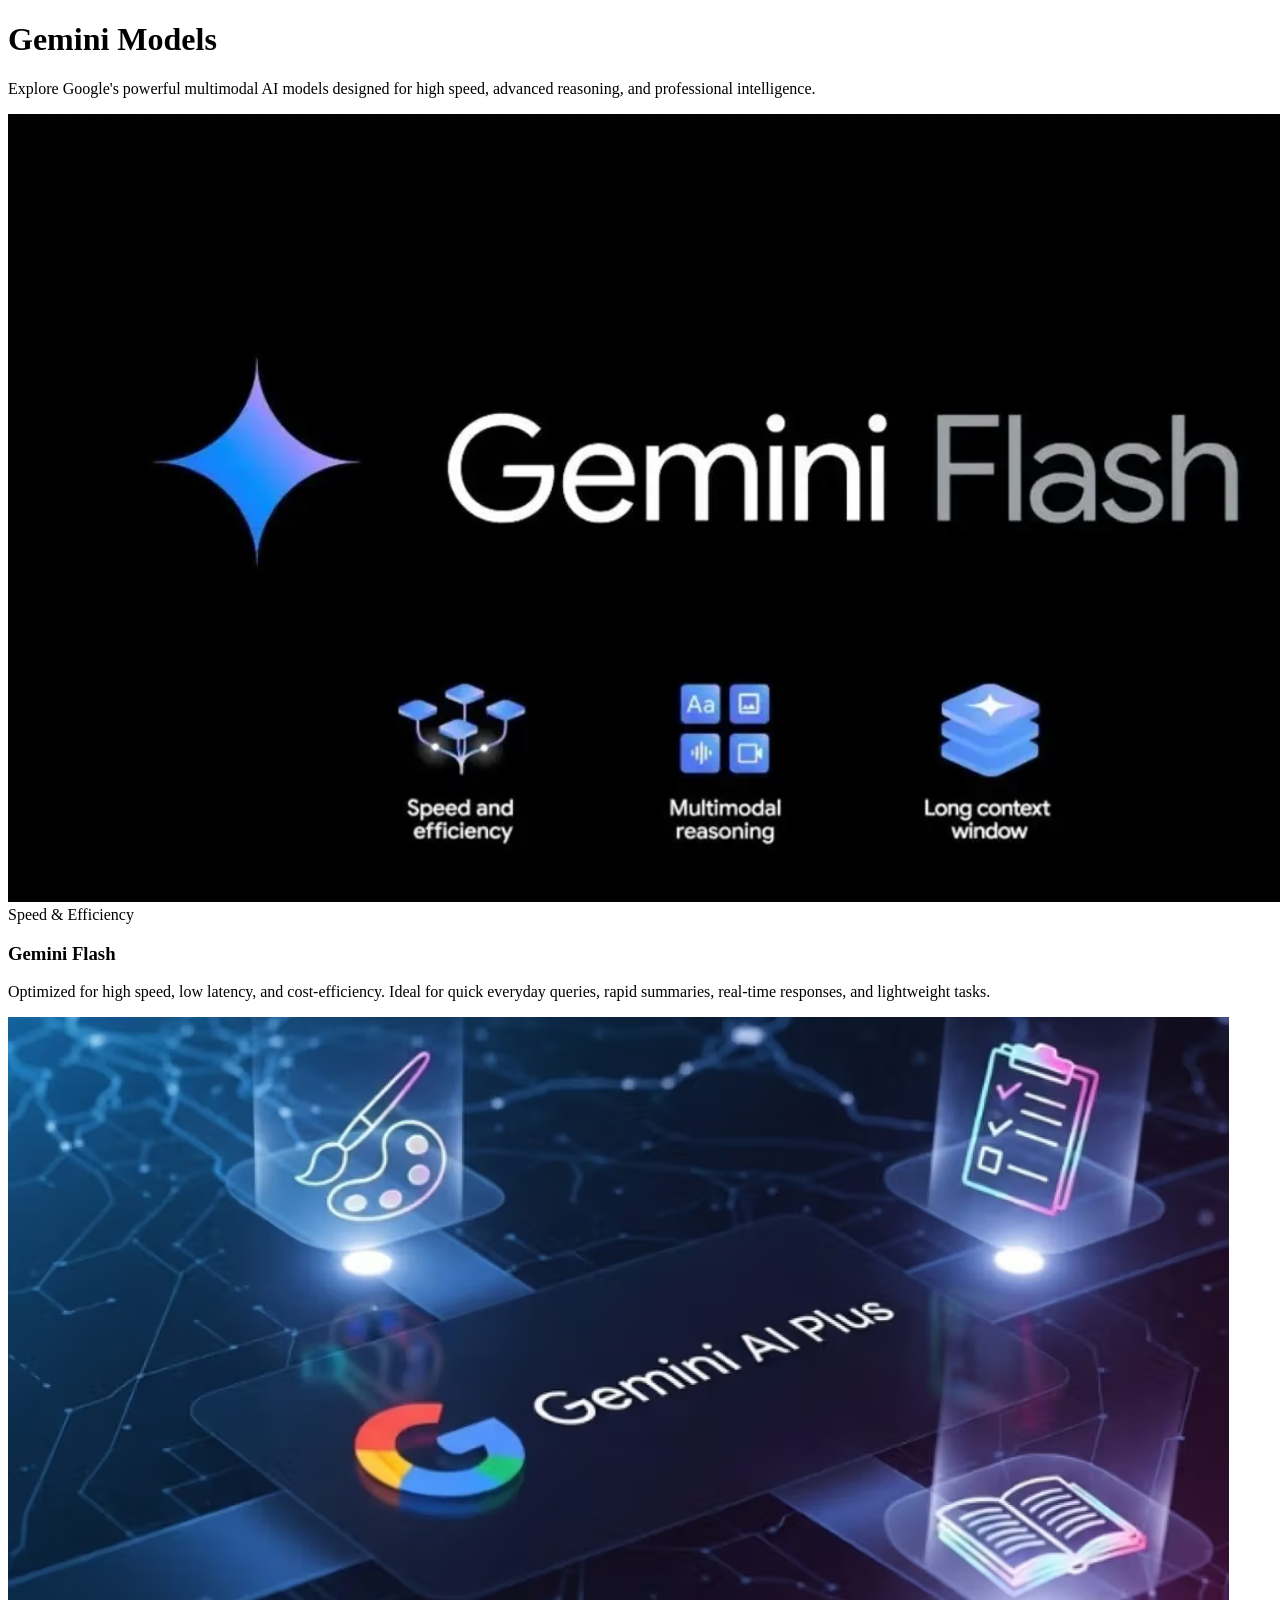
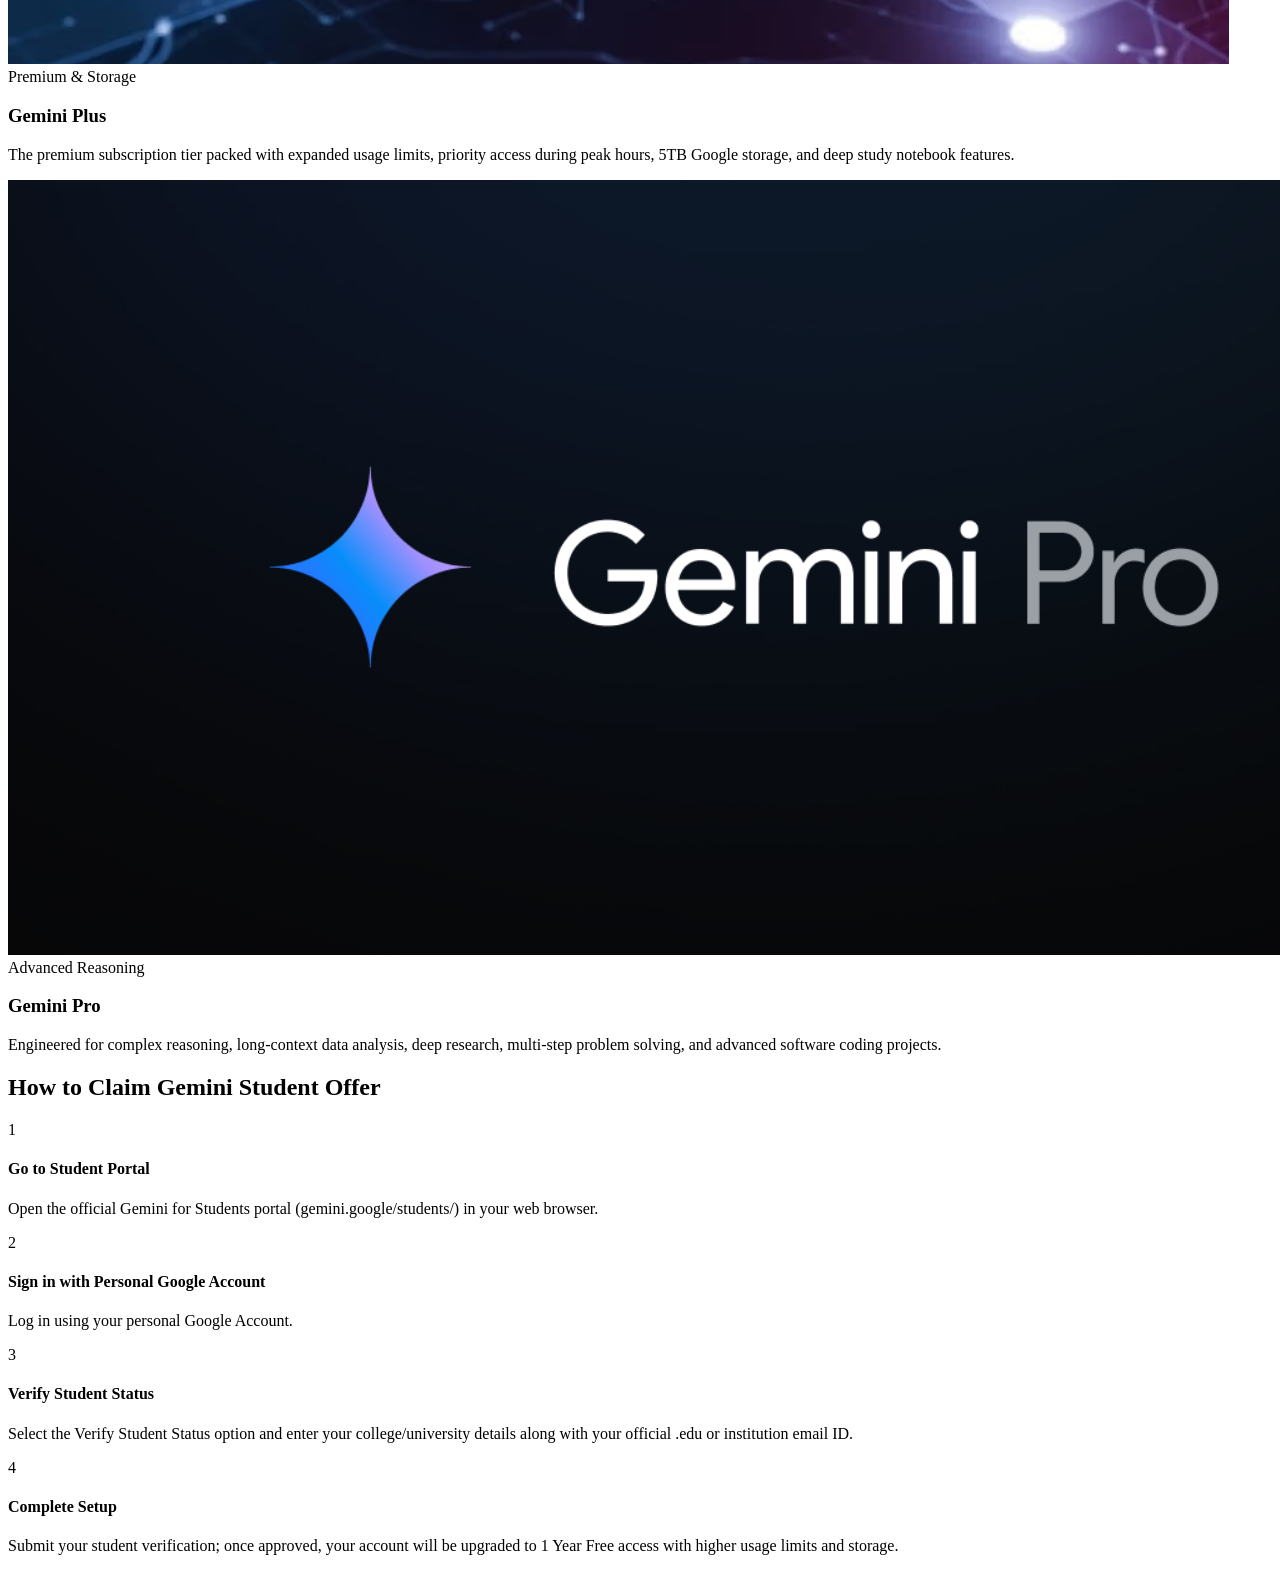
<file: 2nd/index.html>
<!DOCTYPE html>
<html lang="en">

<head>
    <meta charset="UTF-8">
    <meta name="viewport" content="width=device-width, initial-scale=1.0">
    <title>Gemini Models - Lesson 5: HTML Structure & Selectors</title>
    <link rel="stylesheet" href="style.css">
</head>

<body>

    <div class="container">

        <!-- Header Section -->
        <div class="header">
            <h1>Gemini Models</h1>
            <p>Explore Google's powerful multimodal AI models designed for high speed, advanced reasoning, and professional intelligence.</p>
        </div>

        <!-- 3 Columns Section -->
        <div class="card-container">

            <!-- Column 1: Gemini Flash -->
            <div class="card">
                <div class="card-image-box">
                    <img src="gemini_flash.png" alt="Gemini Flash">
                </div>
                <span class="badge">Speed & Efficiency</span>
                <h3>Gemini Flash</h3>
                <p>Optimized for high speed, low latency, and cost-efficiency. Ideal for quick everyday queries, rapid summaries, real-time responses, and lightweight tasks.</p>
            </div>

            <!-- Column 2: Gemini Plus -->
            <div class="card">
                <div class="card-image-box">
                    <img src="gemini_plus.png" alt="Gemini Plus">
                </div>
                <span class="badge">Premium & Storage</span>
                <h3>Gemini Plus</h3>
                <p>The premium subscription tier packed with expanded usage limits, priority access during peak hours, 5TB Google storage, and deep study notebook features.</p>
            </div>

            <!-- Column 3: Gemini Pro -->
            <div class="card">
                <div class="card-image-box">
                    <img src="gemini_pro.png" alt="Gemini Pro">
                </div>
                <span class="badge">Advanced Reasoning</span>
                <h3>Gemini Pro</h3>
                <p>Engineered for complex reasoning, long-context data analysis, deep research, multi-step problem solving, and advanced software coding projects.</p>
            </div>

        </div>

        <!-- Student Offer Section -->
        <div class="student-section">
            <h2>How to Claim Gemini Student Offer</h2>
            <div class="steps-grid">
                <div class="step-card">
                    <div class="step-number">1</div>
                    <div class="step-content">
                        <h4>Go to Student Portal</h4>
                        <p>Open the official Gemini for Students portal (gemini.google/students/) in your web browser.</p>
                    </div>
                </div>

                <div class="step-card">
                    <div class="step-number">2</div>
                    <div class="step-content">
                        <h4>Sign in with Personal Google Account</h4>
                        <p>Log in using your personal Google Account.</p>
                    </div>
                </div>

                <div class="step-card">
                    <div class="step-number">3</div>
                    <div class="step-content">
                        <h4>Verify Student Status</h4>
                        <p>Select the Verify Student Status option and enter your college/university details along with your official .edu or institution email ID.</p>
                    </div>
                </div>

                <div class="step-card">
                    <div class="step-number">4</div>
                    <div class="step-content">
                        <h4>Complete Setup</h4>
                        <p>Submit your student verification; once approved, your account will be upgraded to 1 Year Free access with higher usage limits and storage.</p>
                    </div>
                </div>
            </div>
        </div>

    </div>

</body>

</html>
</file>
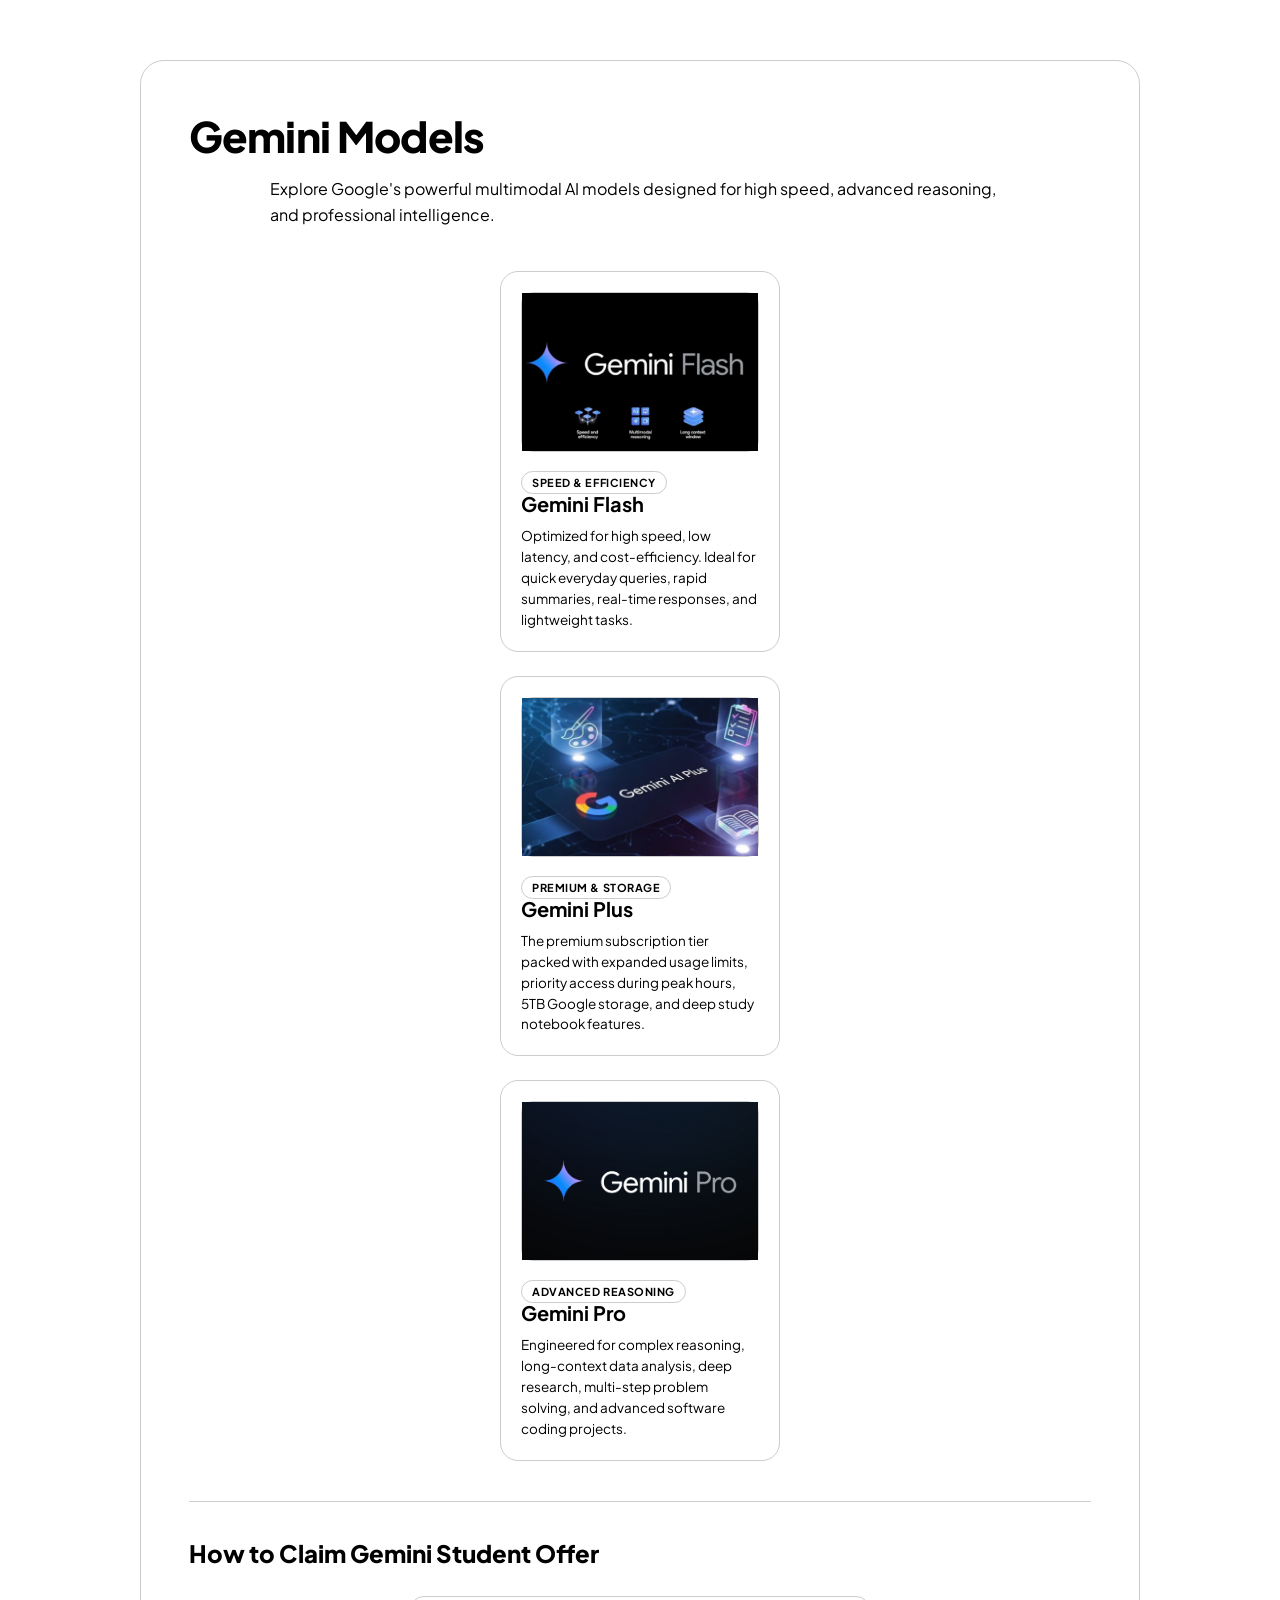
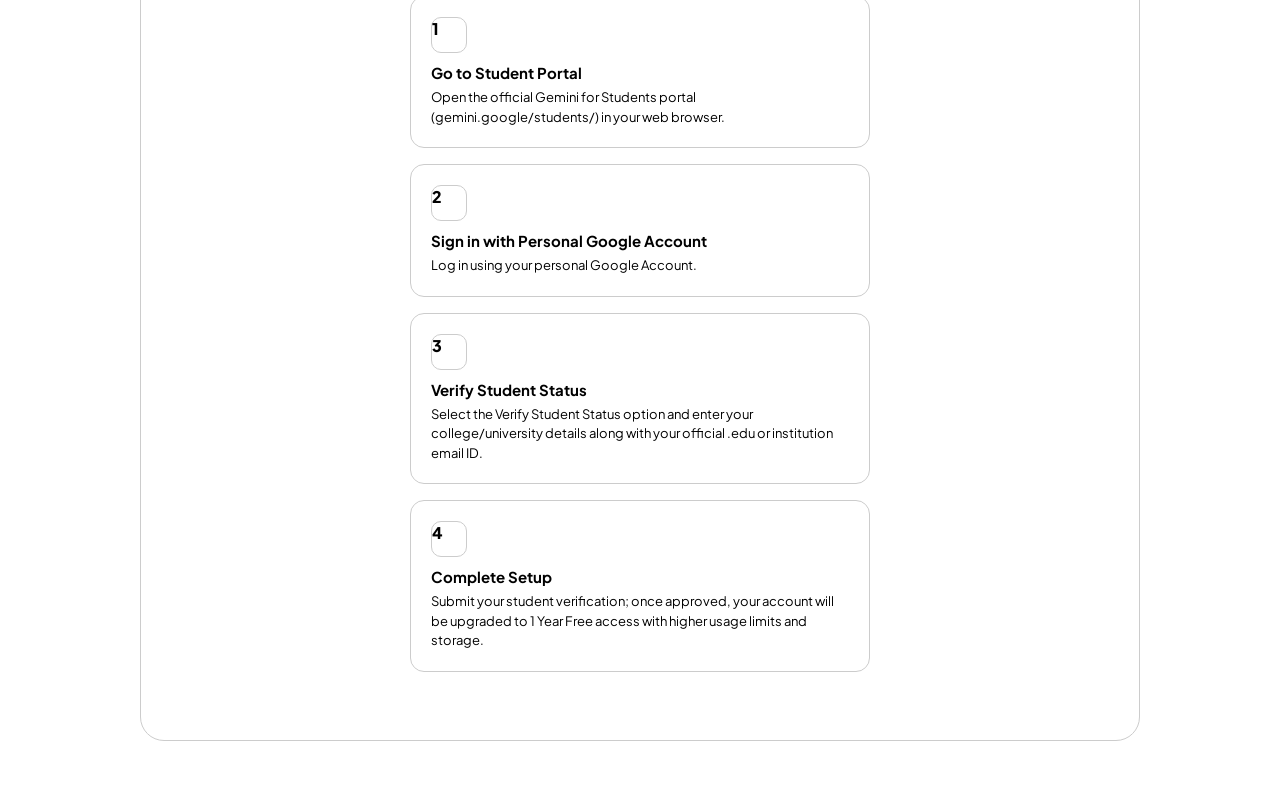
<file: 3rd/index.html>
<!DOCTYPE html>
<html lang="en">

<head>
    <meta charset="UTF-8">
    <meta name="viewport" content="width=device-width, initial-scale=1.0">
    <title>Gemini Models - Lesson 4: Alignments Only</title>
    <link rel="stylesheet" href="style.css">
</head>

<body>

    <div class="container">

        <!-- Header Section -->
        <div class="header">
            <h1>Gemini Models</h1>
            <p>Explore Google's powerful multimodal AI models designed for high speed, advanced reasoning, and professional intelligence.</p>
        </div>

        <!-- 3 Columns Section -->
        <div class="card-container">

            <!-- Column 1: Gemini Flash -->
            <div class="card">
                <div class="card-image-box">
                    <img src="gemini_flash.png" alt="Gemini Flash">
                </div>
                <span class="badge">Speed & Efficiency</span>
                <h3>Gemini Flash</h3>
                <p>Optimized for high speed, low latency, and cost-efficiency. Ideal for quick everyday queries, rapid summaries, real-time responses, and lightweight tasks.</p>
            </div>

            <!-- Column 2: Gemini Plus -->
            <div class="card">
                <div class="card-image-box">
                    <img src="gemini_plus.png" alt="Gemini Plus">
                </div>
                <span class="badge">Premium & Storage</span>
                <h3>Gemini Plus</h3>
                <p>The premium subscription tier packed with expanded usage limits, priority access during peak hours, 5TB Google storage, and deep study notebook features.</p>
            </div>

            <!-- Column 3: Gemini Pro -->
            <div class="card">
                <div class="card-image-box">
                    <img src="gemini_pro.png" alt="Gemini Pro">
                </div>
                <span class="badge">Advanced Reasoning</span>
                <h3>Gemini Pro</h3>
                <p>Engineered for complex reasoning, long-context data analysis, deep research, multi-step problem solving, and advanced software coding projects.</p>
            </div>

        </div>

        <!-- Student Offer Section -->
        <div class="student-section">
            <h2>How to Claim Gemini Student Offer</h2>
            <div class="steps-grid">
                <div class="step-card">
                    <div class="step-number">1</div>
                    <div class="step-content">
                        <h4>Go to Student Portal</h4>
                        <p>Open the official Gemini for Students portal (gemini.google/students/) in your web browser.</p>
                    </div>
                </div>

                <div class="step-card">
                    <div class="step-number">2</div>
                    <div class="step-content">
                        <h4>Sign in with Personal Google Account</h4>
                        <p>Log in using your personal Google Account.</p>
                    </div>
                </div>

                <div class="step-card">
                    <div class="step-number">3</div>
                    <div class="step-content">
                        <h4>Verify Student Status</h4>
                        <p>Select the Verify Student Status option and enter your college/university details along with your official .edu or institution email ID.</p>
                    </div>
                </div>

                <div class="step-card">
                    <div class="step-number">4</div>
                    <div class="step-content">
                        <h4>Complete Setup</h4>
                        <p>Submit your student verification; once approved, your account will be upgraded to 1 Year Free access with higher usage limits and storage.</p>
                    </div>
                </div>
            </div>
        </div>

    </div>

</body>

</html>
</file>
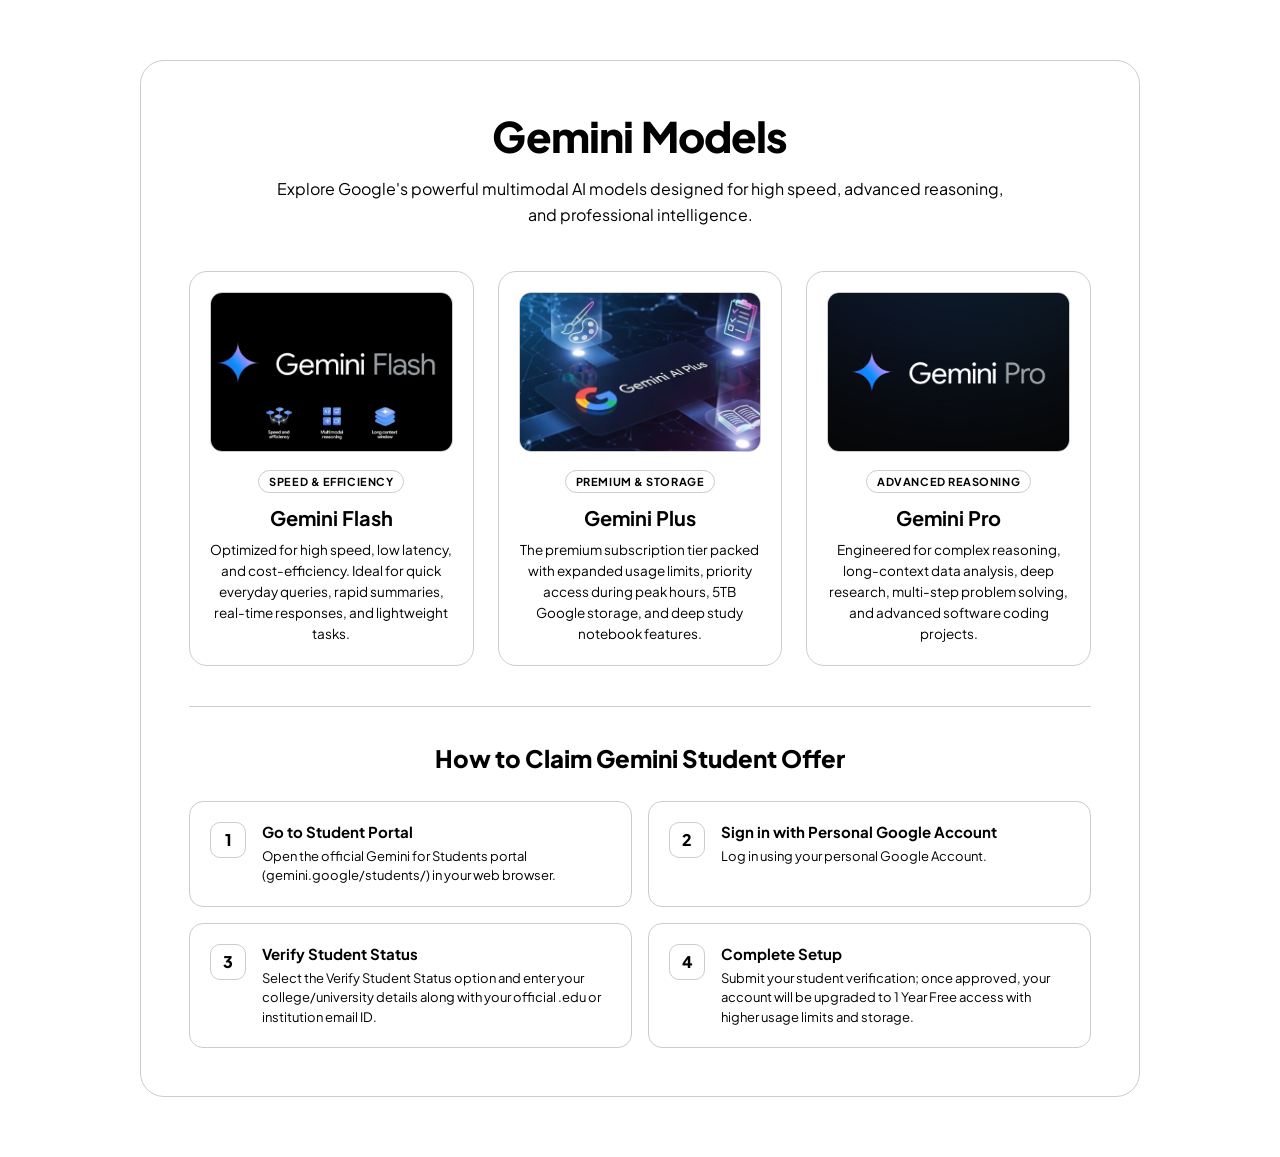
<file: 4th/index.html>
<!DOCTYPE html>
<html lang="en">

<head>
    <meta charset="UTF-8">
    <meta name="viewport" content="width=device-width, initial-scale=1.0">
    <title>Gemini Models - Lesson 3: Size, Padding & Structure</title>
    <link rel="stylesheet" href="style.css">
</head>

<body>

    <div class="container">

        <!-- Header Section -->
        <div class="header">
            <h1>Gemini Models</h1>
            <p>Explore Google's powerful multimodal AI models designed for high speed, advanced reasoning, and professional intelligence.</p>
        </div>

        <!-- 3 Columns Section -->
        <div class="card-container">

            <!-- Column 1: Gemini Flash -->
            <div class="card">
                <div class="card-image-box">
                    <img src="gemini_flash.png" alt="Gemini Flash">
                </div>
                <span class="badge">Speed & Efficiency</span>
                <h3>Gemini Flash</h3>
                <p>Optimized for high speed, low latency, and cost-efficiency. Ideal for quick everyday queries, rapid summaries, real-time responses, and lightweight tasks.</p>
            </div>

            <!-- Column 2: Gemini Plus -->
            <div class="card">
                <div class="card-image-box">
                    <img src="gemini_plus.png" alt="Gemini Plus">
                </div>
                <span class="badge">Premium & Storage</span>
                <h3>Gemini Plus</h3>
                <p>The premium subscription tier packed with expanded usage limits, priority access during peak hours, 5TB Google storage, and deep study notebook features.</p>
            </div>

            <!-- Column 3: Gemini Pro -->
            <div class="card">
                <div class="card-image-box">
                    <img src="gemini_pro.png" alt="Gemini Pro">
                </div>
                <span class="badge">Advanced Reasoning</span>
                <h3>Gemini Pro</h3>
                <p>Engineered for complex reasoning, long-context data analysis, deep research, multi-step problem solving, and advanced software coding projects.</p>
            </div>

        </div>

        <!-- Student Offer Section -->
        <div class="student-section">
            <h2>How to Claim Gemini Student Offer</h2>
            <div class="steps-grid">
                <div class="step-card">
                    <div class="step-number">1</div>
                    <div class="step-content">
                        <h4>Go to Student Portal</h4>
                        <p>Open the official Gemini for Students portal (gemini.google/students/) in your web browser.</p>
                    </div>
                </div>

                <div class="step-card">
                    <div class="step-number">2</div>
                    <div class="step-content">
                        <h4>Sign in with Personal Google Account</h4>
                        <p>Log in using your personal Google Account.</p>
                    </div>
                </div>

                <div class="step-card">
                    <div class="step-number">3</div>
                    <div class="step-content">
                        <h4>Verify Student Status</h4>
                        <p>Select the Verify Student Status option and enter your college/university details along with your official .edu or institution email ID.</p>
                    </div>
                </div>

                <div class="step-card">
                    <div class="step-number">4</div>
                    <div class="step-content">
                        <h4>Complete Setup</h4>
                        <p>Submit your student verification; once approved, your account will be upgraded to 1 Year Free access with higher usage limits and storage.</p>
                    </div>
                </div>
            </div>
        </div>

    </div>

</body>

</html>
</file>
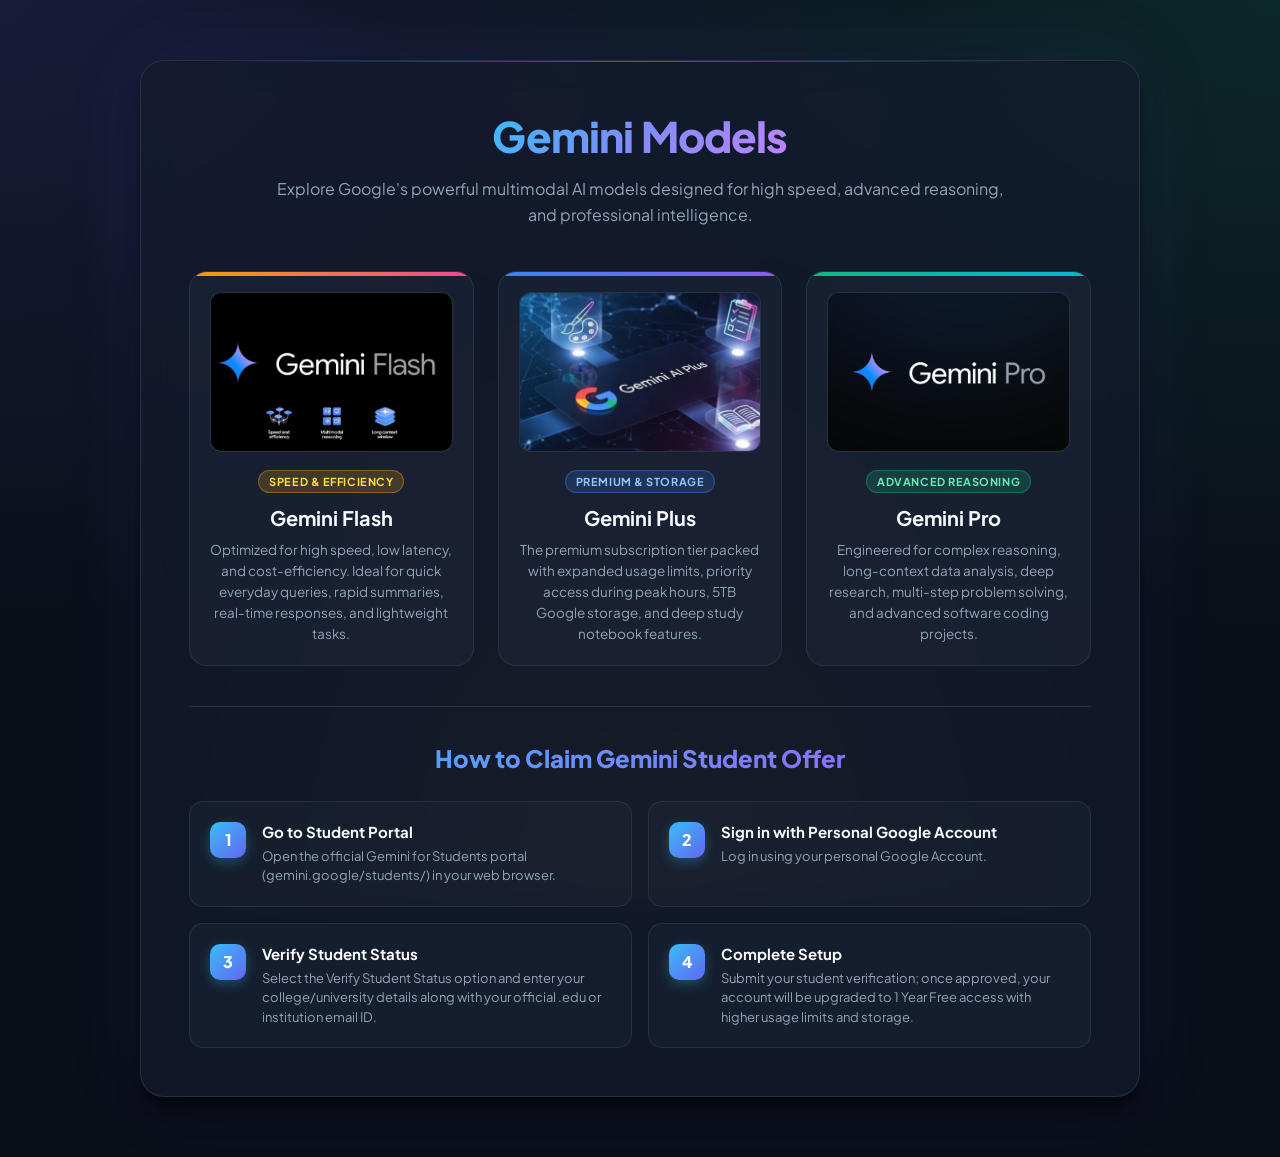
<file: 5th/index.html>
<!DOCTYPE html>
<html lang="en">

<head>
    <meta charset="UTF-8">
    <meta name="viewport" content="width=device-width, initial-scale=1.0">
    <title>Gemini Models - Lesson 2: Alignments</title>
    <link rel="stylesheet" href="style.css">
</head>

<body>

    <div class="container">

        <!-- Header Section -->
        <div class="header">
            <h1>Gemini Models</h1>
            <p>Explore Google's powerful multimodal AI models designed for high speed, advanced reasoning, and professional intelligence.</p>
        </div>

        <!-- 3 Columns Section -->
        <div class="card-container">

            <!-- Column 1: Gemini Flash -->
            <div class="card">
                <div class="card-image-box">
                    <img src="gemini_flash.png" alt="Gemini Flash">
                </div>
                <span class="badge">Speed & Efficiency</span>
                <h3>Gemini Flash</h3>
                <p>Optimized for high speed, low latency, and cost-efficiency. Ideal for quick everyday queries, rapid summaries, real-time responses, and lightweight tasks.</p>
            </div>

            <!-- Column 2: Gemini Plus -->
            <div class="card">
                <div class="card-image-box">
                    <img src="gemini_plus.png" alt="Gemini Plus">
                </div>
                <span class="badge">Premium & Storage</span>
                <h3>Gemini Plus</h3>
                <p>The premium subscription tier packed with expanded usage limits, priority access during peak hours, 5TB Google storage, and deep study notebook features.</p>
            </div>

            <!-- Column 3: Gemini Pro -->
            <div class="card">
                <div class="card-image-box">
                    <img src="gemini_pro.png" alt="Gemini Pro">
                </div>
                <span class="badge">Advanced Reasoning</span>
                <h3>Gemini Pro</h3>
                <p>Engineered for complex reasoning, long-context data analysis, deep research, multi-step problem solving, and advanced software coding projects.</p>
            </div>

        </div>

        <!-- Student Offer Section -->
        <div class="student-section">
            <h2>How to Claim Gemini Student Offer</h2>
            <div class="steps-grid">
                <div class="step-card">
                    <div class="step-number">1</div>
                    <div class="step-content">
                        <h4>Go to Student Portal</h4>
                        <p>Open the official Gemini for Students portal (gemini.google/students/) in your web browser.</p>
                    </div>
                </div>

                <div class="step-card">
                    <div class="step-number">2</div>
                    <div class="step-content">
                        <h4>Sign in with Personal Google Account</h4>
                        <p>Log in using your personal Google Account.</p>
                    </div>
                </div>

                <div class="step-card">
                    <div class="step-number">3</div>
                    <div class="step-content">
                        <h4>Verify Student Status</h4>
                        <p>Select the Verify Student Status option and enter your college/university details along with your official .edu or institution email ID.</p>
                    </div>
                </div>

                <div class="step-card">
                    <div class="step-number">4</div>
                    <div class="step-content">
                        <h4>Complete Setup</h4>
                        <p>Submit your student verification; once approved, your account will be upgraded to 1 Year Free access with higher usage limits and storage.</p>
                    </div>
                </div>
            </div>
        </div>

    </div>

</body>

</html>
</file>
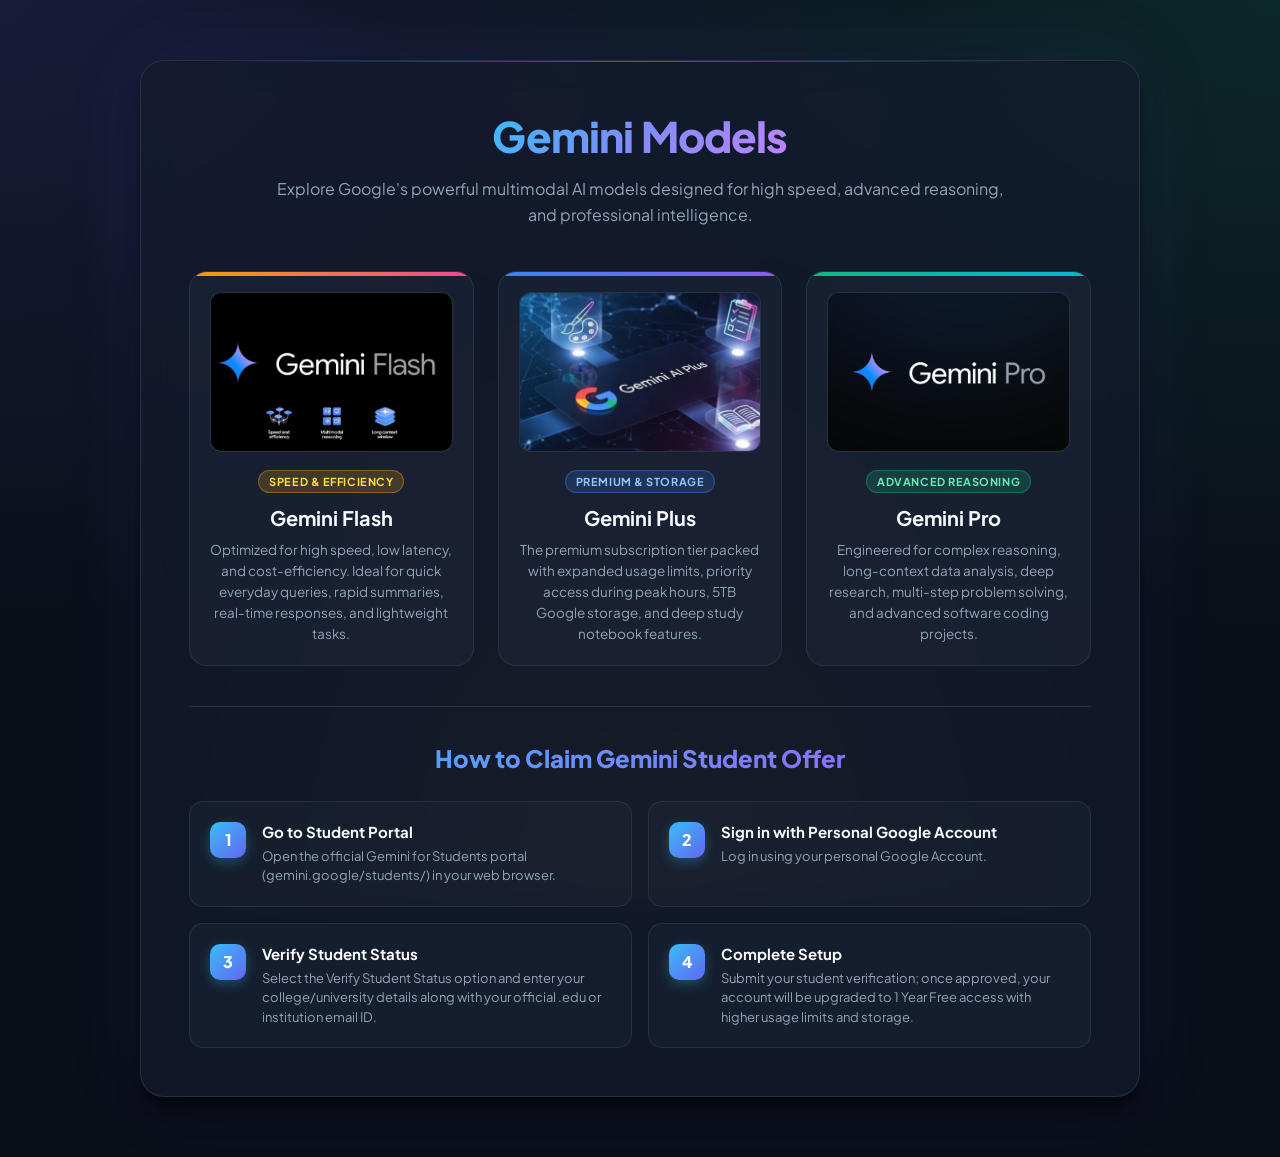
<file: 6th/index.html>
<!DOCTYPE html>
<html lang="en">

<head>
    <meta charset="UTF-8">
    <meta name="viewport" content="width=device-width, initial-scale=1.0">
    <title>Gemini Models</title>
    <link rel="stylesheet" href="style.css">
</head>

<body>

    <div class="container">

        <!-- Header Section -->
        <div class="header">
            <h1>Gemini Models</h1>
            <p>Explore Google's powerful multimodal AI models designed for high speed, advanced reasoning, and professional intelligence.</p>
        </div>

        <!-- 3 Columns Section -->
        <div class="card-container">

            <!-- Column 1: Gemini Flash -->
            <div class="card">
                <div class="card-image-box">
                    <img src="gemini_flash.png" alt="Gemini Flash">
                </div>
                <span class="badge">Speed & Efficiency</span>
                <h3>Gemini Flash</h3>
                <p>Optimized for high speed, low latency, and cost-efficiency. Ideal for quick everyday queries, rapid summaries, real-time responses, and lightweight tasks.</p>
            </div>

            <!-- Column 2: Gemini Plus -->
            <div class="card">
                <div class="card-image-box">
                    <img src="gemini_plus.png" alt="Gemini Plus">
                </div>
                <span class="badge">Premium & Storage</span>
                <h3>Gemini Plus</h3>
                <p>The premium subscription tier packed with expanded usage limits, priority access during peak hours, 5TB Google storage, and deep study notebook features.</p>
            </div>

            <!-- Column 3: Gemini Pro -->
            <div class="card">
                <div class="card-image-box">
                    <img src="gemini_pro.png" alt="Gemini Pro">
                </div>
                <span class="badge">Advanced Reasoning</span>
                <h3>Gemini Pro</h3>
                <p>Engineered for complex reasoning, long-context data analysis, deep research, multi-step problem solving, and advanced software coding projects.</p>
            </div>

        </div>

        <!-- Student Offer Section -->
        <div class="student-section">
            <h2>How to Claim Gemini Student Offer</h2>
            <div class="steps-grid">
                <div class="step-card">
                    <div class="step-number">1</div>
                    <div class="step-content">
                        <h4>Go to Student Portal</h4>
                        <p>Open the official Gemini for Students portal (gemini.google/students/) in your web browser.</p>
                    </div>
                </div>

                <div class="step-card">
                    <div class="step-number">2</div>
                    <div class="step-content">
                        <h4>Sign in with Personal Google Account</h4>
                        <p>Log in using your personal Google Account.</p>
                    </div>
                </div>

                <div class="step-card">
                    <div class="step-number">3</div>
                    <div class="step-content">
                        <h4>Verify Student Status</h4>
                        <p>Select the Verify Student Status option and enter your college/university details along with your official .edu or institution email ID.</p>
                    </div>
                </div>

                <div class="step-card">
                    <div class="step-number">4</div>
                    <div class="step-content">
                        <h4>Complete Setup</h4>
                        <p>Submit your student verification; once approved, your account will be upgraded to 1 Year Free access with higher usage limits and storage.</p>
                    </div>
                </div>
            </div>
        </div>

    </div>

</body>

</html>
</file>
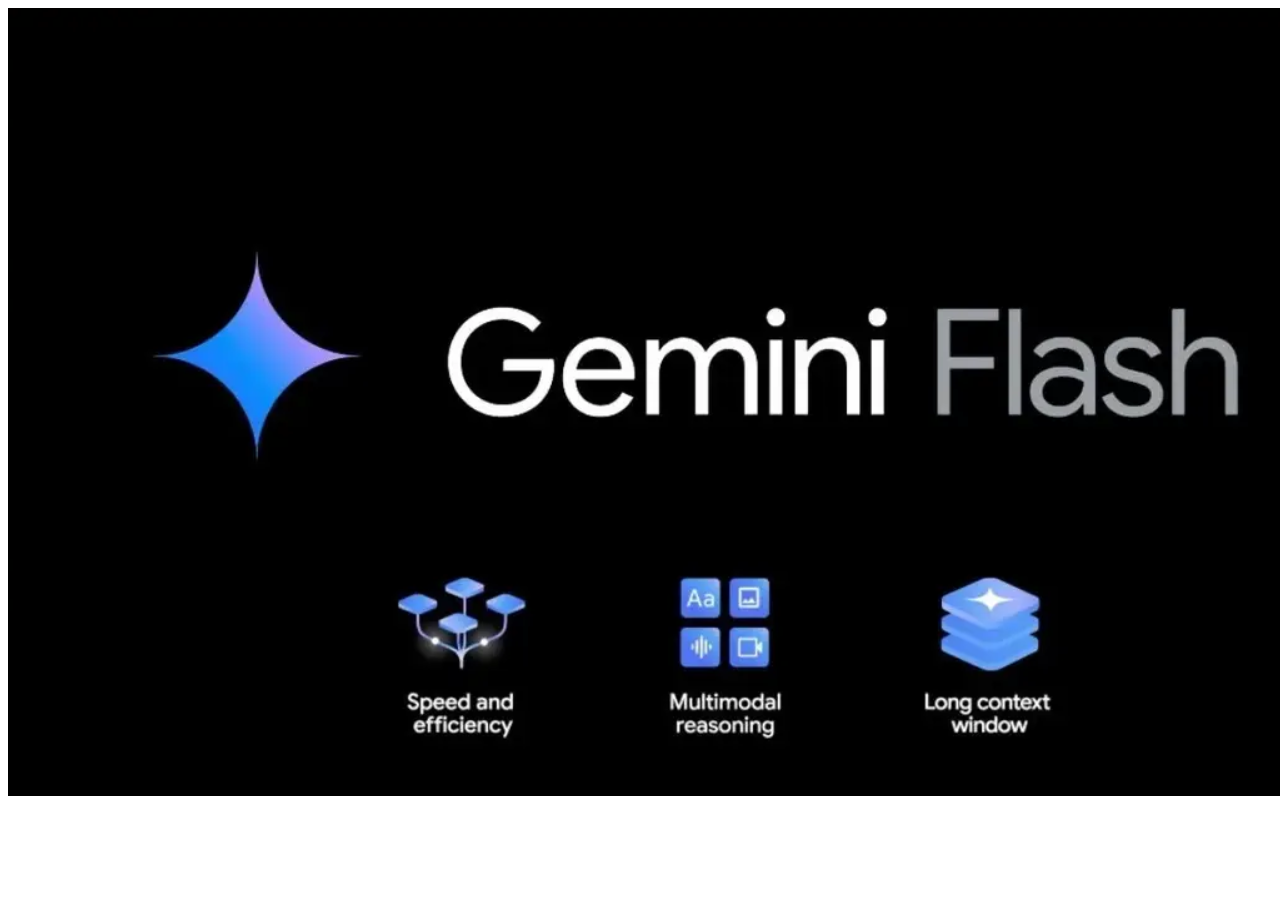
<file: rough/index.html>
<!DOCTYPE html>
<html lang="en">

<head>
    <meta charset="UTF-8">
    <meta name="viewport" content="width=device-width, initial-scale=1.0">
    <title>Dment</title>
</head>

<body>
    <img src="gemini_flash.png" alt="Gemini Flash">
</body>

</html>
</file>
<file: 2nd/style.css>
/* ==========================================
   LESSON 5: HTML STRUCTURE & SELECTORS FRAMEWORK
   (Contains class selectors corresponding to index.html with empty CSS bodies)
   ========================================== */

/* Main Container */
.container {
}

/* Header Section */
.header {
}

.header h1 {
}

.header p {
}

/* 3-Column Card Grid */
.card-container {
}

.card {
}

/* Card Image Box */
.card-image-box {
}

.card-image-box img {
}

/* Card Titles & Paragraphs */
.card h3 {
}

.card p {
}

/* Badges */
.badge {
}

/* Student Section */
.student-section {
}

.student-section h2 {
}

.steps-grid {
}

.step-card {
}

.step-number {
}

.step-content {
}

.step-content h4 {
}

.step-content p {
}
</file>
<file: 3rd/style.css>
@import url('https://fonts.googleapis.com/css2?family=Plus+Jakarta+Sans:wght@400;500;600;700;800&display=swap');

/* ==========================================
   LESSON 4: BOX MODEL, SIZING, PADDING & TYPOGRAPHY ONLY (CATEGORY B)
   Focus: width, height, max-width, padding, margin, borders, border-radius, font-size, font-weight
   (All Category A alignment rules: flex, grid, justify-content, align-items, gap, text-align removed)
   ========================================== */

* {
    box-sizing: border-box;
    margin: 0;
    padding: 0;
}

body {
    font-family: 'Plus Jakarta Sans', sans-serif;
    min-height: 100vh;
    padding: 60px 20px;
}

/* Main Container */
.container {
    max-width: 1000px;
    width: 100%;
    border: 1px solid #ccc;
    border-radius: 24px;
    padding: 48px;
    margin: 0 auto;
}

/* Header Section */
.header {
    margin-bottom: 44px;
}

.header h1 {
    font-size: 42px;
    font-weight: 800;
    letter-spacing: -0.02em;
    margin-bottom: 14px;
}

.header p {
    font-size: 16px;
    max-width: 740px;
    margin: 0 auto;
    line-height: 1.6;
    font-weight: 400;
}

/* Card Container & Card Sizing */
.card-container {
    margin-bottom: 40px;
}

.card {
    width: 280px;
    max-width: 100%;
    border: 1px solid #ccc;
    border-radius: 18px;
    padding: 20px;
    margin: 0 auto 24px auto;
}

/* Card Image Box */
.card-image-box {
    width: 100%;
    height: 160px;
    border-radius: 12px;
    margin-bottom: 18px;
    border: 1px solid #ccc;
}

.card-image-box img {
    width: 100%;
    height: 100%;
    object-fit: cover;
}

/* Card Content */
.card h3 {
    font-size: 20px;
    font-weight: 700;
    margin-bottom: 10px;
}

.card p {
    font-size: 13.5px;
    line-height: 1.55;
}

/* Badges */
.badge {
    padding: 4px 10px;
    border-radius: 20px;
    font-size: 11px;
    font-weight: 700;
    text-transform: uppercase;
    letter-spacing: 0.05em;
    margin-bottom: 12px;
    border: 1px solid #ccc;
}

/* Student Offer Section */
.student-section {
    border-top: 1px solid #ccc;
    padding-top: 36px;
}

.student-section h2 {
    font-size: 24px;
    font-weight: 800;
    margin-bottom: 28px;
}

.steps-grid {
    margin-bottom: 20px;
}

.step-card {
    max-width: 460px;
    width: 100%;
    border: 1px solid #ccc;
    border-radius: 14px;
    padding: 20px;
    margin: 0 auto 16px auto;
}

.step-number {
    width: 36px;
    height: 36px;
    border-radius: 10px;
    font-weight: 800;
    font-size: 16px;
    border: 1px solid #ccc;
    margin-bottom: 10px;
}

.step-content h4 {
    font-size: 15px;
    font-weight: 700;
    margin-bottom: 6px;
}

.step-content p {
    font-size: 13px;
    line-height: 1.5;
}

/* Responsive Sizing */
@media (max-width: 820px) {
    .container {
        padding: 28px 20px;
    }

    .header h1 {
        font-size: 32px;
    }
}
</file>
<file: 4th/style.css>
@import url('https://fonts.googleapis.com/css2?family=Plus+Jakarta+Sans:wght@400;500;600;700;800&display=swap');

/* ==========================================
   LESSON 3: STRUCTURE, SIZING & PADDING
   (All colors, backgrounds, and text-color gradients removed from folder_2)
   ========================================== */

* {
    box-sizing: border-box;
    margin: 0;
    padding: 0;
}

body {
    font-family: 'Plus Jakarta Sans', sans-serif;
    min-height: 100vh;
    padding: 60px 20px;
    display: flex;
    justify-content: center;
    align-items: center;
}

/* Main Container */
.container {
    max-width: 1000px;
    width: 100%;
    border: 1px solid #ccc;
    border-radius: 24px;
    padding: 48px;
    position: relative;
    overflow: hidden;
}

/* Header Section */
.header {
    text-align: center;
    margin-bottom: 44px;
}

.header h1 {
    font-size: 42px;
    font-weight: 800;
    letter-spacing: -0.02em;
    margin-bottom: 14px;
    display: inline-block;
}

.header p {
    font-size: 16px;
    max-width: 740px;
    margin: 0 auto;
    line-height: 1.6;
    font-weight: 400;
}

/* 3-Column Card Grid */
.card-container {
    display: grid;
    grid-template-columns: repeat(3, 1fr);
    gap: 24px;
    margin-bottom: 40px;
}

.card {
    border: 1px solid #ccc;
    border-radius: 18px;
    padding: 20px;
    display: flex;
    flex-direction: column;
    align-items: center;
    text-align: center;
    position: relative;
    overflow: hidden;
}

/* Equalizing Image Container & Images */
.card-image-box {
    width: 100%;
    height: 160px;
    border-radius: 12px;
    margin-bottom: 18px;
    position: relative;
    overflow: hidden;
    border: 1px solid #ccc;
}

.card-image-box img {
    width: 100%;
    height: 100%;
    object-fit: cover;
    object-position: center top;
    display: block;
}

/* Card Content */
.card h3 {
    font-size: 20px;
    font-weight: 700;
    margin-bottom: 10px;
}

.card p {
    font-size: 13.5px;
    line-height: 1.55;
}

/* Badges */
.badge {
    display: inline-block;
    padding: 4px 10px;
    border-radius: 20px;
    font-size: 11px;
    font-weight: 700;
    text-transform: uppercase;
    letter-spacing: 0.05em;
    margin-bottom: 12px;
    border: 1px solid #ccc;
}

/* Student Offer Section */
.student-section {
    border-top: 1px solid #ccc;
    padding-top: 36px;
}

.student-section h2 {
    font-size: 24px;
    font-weight: 800;
    text-align: center;
    margin-bottom: 28px;
}

.steps-grid {
    display: grid;
    grid-template-columns: repeat(2, 1fr);
    gap: 16px;
}

.step-card {
    border: 1px solid #ccc;
    border-radius: 14px;
    padding: 20px;
    display: flex;
    align-items: flex-start;
    gap: 16px;
}

.step-number {
    width: 36px;
    height: 36px;
    border-radius: 10px;
    font-weight: 800;
    font-size: 16px;
    display: flex;
    align-items: center;
    justify-content: center;
    flex-shrink: 0;
    border: 1px solid #ccc;
}

.step-content h4 {
    font-size: 15px;
    font-weight: 700;
    margin-bottom: 6px;
}

.step-content p {
    font-size: 13px;
    line-height: 1.5;
}

/* Responsive Design */
@media (max-width: 820px) {
    .container {
        padding: 28px 20px;
    }

    .card-container {
        grid-template-columns: 1fr;
        gap: 20px;
    }

    .steps-grid {
        grid-template-columns: 1fr;
    }

    .header h1 {
        font-size: 32px;
    }
}
</file>
<file: 5th/style.css>
@import url('https://fonts.googleapis.com/css2?family=Plus+Jakarta+Sans:wght@400;500;600;700;800&display=swap');

/* ==========================================
   Design System & CSS Variables
   ========================================== */
:root {
    --bg-primary: #0b0f19;
    --bg-secondary: #131b2e;
    --text-primary: #f8fafc;
    --text-secondary: #94a3b8;
    --text-muted: #64748b;

    /* Accent Gradients */
    --flash-gradient: linear-gradient(135deg, #f59e0b 0%, #ec4899 100%);
    --plus-gradient: linear-gradient(135deg, #3b82f6 0%, #8b5cf6 100%);
    --pro-gradient: linear-gradient(135deg, #10b981 0%, #06b6d4 100%);
    --title-gradient: linear-gradient(135deg, #38bdf8 0%, #818cf8 50%, #c084fc 100%);

    /* Shadows & Glows */
    --shadow-sm: 0 4px 6px -1px rgba(0, 0, 0, 0.3);
    --shadow-lg: 0 20px 25px -5px rgba(0, 0, 0, 0.5), 0 8px 10px -6px rgba(0, 0, 0, 0.3);
    --flash-glow: 0 12px 30px -5px rgba(245, 158, 11, 0.4);
    --plus-glow: 0 12px 30px -5px rgba(59, 130, 246, 0.4);
    --pro-glow: 0 12px 30px -5px rgba(16, 185, 129, 0.4);
}

/* ==========================================
   Global Reset & Styles
   ========================================== */
* {
    box-sizing: border-box;
    margin: 0;
    padding: 0;
}

body {
    font-family: 'Plus Jakarta Sans', sans-serif;
    background-color: var(--bg-primary);
    background-image: 
        radial-gradient(at 0% 0%, rgba(99, 102, 241, 0.15) 0px, transparent 50%),
        radial-gradient(at 100% 0%, rgba(16, 185, 129, 0.15) 0px, transparent 50%),
        radial-gradient(at 50% 100%, rgba(245, 158, 11, 0.12) 0px, transparent 50%);
    background-attachment: fixed;
    color: var(--text-primary);
    min-height: 100vh;
    padding: 60px 20px;
    display: flex;
    justify-content: center;
    align-items: center;
}

/* ==========================================
   Main Container
   ========================================== */
.container {
    max-width: 1000px;
    width: 100%;
    background: rgba(19, 27, 46, 0.75);
    backdrop-filter: blur(16px);
    -webkit-backdrop-filter: blur(16px);
    border: 1px solid rgba(255, 255, 255, 0.1);
    border-radius: 24px;
    padding: 48px;
    box-shadow: var(--shadow-lg), 0 0 80px rgba(99, 102, 241, 0.1);
    position: relative;
    overflow: hidden;
}

/* Decorative Ambient Light Header */
.container::before {
    content: '';
    position: absolute;
    top: 0;
    left: 10%;
    right: 10%;
    height: 1px;
    background: linear-gradient(90deg, transparent, rgba(56, 189, 248, 0.5), transparent);
}

/* ==========================================
   Header Section
   ========================================== */
.header {
    text-align: center;
    margin-bottom: 44px;
}

.header h1 {
    font-size: 42px;
    font-weight: 800;
    letter-spacing: -0.02em;
    background: var(--title-gradient);
    -webkit-background-clip: text;
    -webkit-text-fill-color: transparent;
    margin-bottom: 14px;
    display: inline-block;
}

.header p {
    font-size: 16px;
    color: var(--text-secondary);
    max-width: 740px;
    margin: 0 auto;
    line-height: 1.6;
    font-weight: 400;
}

/* ==========================================
   3-Column Card Grid
   ========================================== */
.card-container {
    display: grid;
    grid-template-columns: repeat(3, 1fr);
    gap: 24px;
    margin-bottom: 40px;
}

.card {
    background: rgba(30, 41, 59, 0.5);
    border: 1px solid rgba(255, 255, 255, 0.08);
    border-radius: 18px;
    padding: 20px;
    display: flex;
    flex-direction: column;
    align-items: center;
    text-align: center;
    position: relative;
    overflow: hidden;
}

.card::before {
    content: '';
    position: absolute;
    top: 0;
    left: 0;
    width: 100%;
    height: 4px;
}

/* Card Accent Borders */
.card:nth-child(1)::before {
    background: var(--flash-gradient);
}
.card:nth-child(2)::before {
    background: var(--plus-gradient);
}
.card:nth-child(3)::before {
    background: var(--pro-gradient);
}

/* Equalizing Image Container & Images */
.card-image-box {
    width: 100%;
    height: 160px;
    border-radius: 12px;
    margin-bottom: 18px;
    position: relative;
    overflow: hidden;
    border: 1px solid rgba(255, 255, 255, 0.1);
    background: rgba(15, 23, 42, 0.6);
}

.card-image-box img {
    width: 100%;
    height: 100%;
    object-fit: cover;
    object-position: center top;
    display: block;
}

/* Card Content */
.card h3 {
    font-size: 20px;
    font-weight: 700;
    color: var(--text-primary);
    margin-bottom: 10px;
}

.card p {
    font-size: 13.5px;
    color: var(--text-secondary);
    line-height: 1.55;
}

/* Badges */
.badge {
    display: inline-block;
    padding: 4px 10px;
    border-radius: 20px;
    font-size: 11px;
    font-weight: 700;
    text-transform: uppercase;
    letter-spacing: 0.05em;
    margin-bottom: 12px;
}

.card:nth-child(1) .badge {
    background: rgba(245, 158, 11, 0.2);
    color: #fde047;
    border: 1px solid rgba(245, 158, 11, 0.4);
}

.card:nth-child(2) .badge {
    background: rgba(59, 130, 246, 0.2);
    color: #93c5fd;
    border: 1px solid rgba(59, 130, 246, 0.4);
}

.card:nth-child(3) .badge {
    background: rgba(16, 185, 129, 0.2);
    color: #6ee7b7;
    border: 1px solid rgba(16, 185, 129, 0.4);
}

/* ==========================================
   Student Offer Section
   ========================================== */
.student-section {
    border-top: 1px solid rgba(255, 255, 255, 0.1);
    padding-top: 36px;
}

.student-section h2 {
    font-size: 24px;
    font-weight: 800;
    color: var(--text-primary);
    text-align: center;
    margin-bottom: 28px;
    background: linear-gradient(135deg, #38bdf8 0%, #a855f7 100%);
    -webkit-background-clip: text;
    -webkit-text-fill-color: transparent;
}

.steps-grid {
    display: grid;
    grid-template-columns: repeat(2, 1fr);
    gap: 16px;
}

.step-card {
    background: rgba(30, 41, 59, 0.4);
    border: 1px solid rgba(255, 255, 255, 0.08);
    border-radius: 14px;
    padding: 20px;
    display: flex;
    align-items: flex-start;
    gap: 16px;
}

.step-number {
    width: 36px;
    height: 36px;
    border-radius: 10px;
    background: linear-gradient(135deg, #38bdf8 0%, #6366f1 100%);
    color: #ffffff;
    font-weight: 800;
    font-size: 16px;
    display: flex;
    align-items: center;
    justify-content: center;
    flex-shrink: 0;
    box-shadow: 0 4px 12px rgba(56, 189, 248, 0.3);
}

.step-content h4 {
    font-size: 15px;
    font-weight: 700;
    color: var(--text-primary);
    margin-bottom: 6px;
}

.step-content p {
    font-size: 13px;
    color: var(--text-secondary);
    line-height: 1.5;
}

/* ==========================================
   Responsive Design
   ========================================== */
@media (max-width: 820px) {
    .container {
        padding: 28px 20px;
    }

    .card-container {
        grid-template-columns: 1fr;
        gap: 20px;
    }

    .steps-grid {
        grid-template-columns: 1fr;
    }

    .header h1 {
        font-size: 32px;
    }
}
</file>
<file: 6th/style.css>
@import url('https://fonts.googleapis.com/css2?family=Plus+Jakarta+Sans:wght@400;500;600;700;800&display=swap');

/* ==========================================
   Design System & CSS Variables
   ========================================== */
:root {
    --bg-primary: #0b0f19;
    --bg-secondary: #131b2e;
    --text-primary: #f8fafc;
    --text-secondary: #94a3b8;
    --text-muted: #64748b;

    /* Accent Gradients */
    --flash-gradient: linear-gradient(135deg, #f59e0b 0%, #ec4899 100%);
    --plus-gradient: linear-gradient(135deg, #3b82f6 0%, #8b5cf6 100%);
    --pro-gradient: linear-gradient(135deg, #10b981 0%, #06b6d4 100%);
    --title-gradient: linear-gradient(135deg, #38bdf8 0%, #818cf8 50%, #c084fc 100%);

    /* Shadows & Glows */
    --shadow-sm: 0 4px 6px -1px rgba(0, 0, 0, 0.3);
    --shadow-lg: 0 20px 25px -5px rgba(0, 0, 0, 0.5), 0 8px 10px -6px rgba(0, 0, 0, 0.3);
    --flash-glow: 0 12px 30px -5px rgba(245, 158, 11, 0.4);
    --plus-glow: 0 12px 30px -5px rgba(59, 130, 246, 0.4);
    --pro-glow: 0 12px 30px -5px rgba(16, 185, 129, 0.4);

    /* Transitions */
    --transition-smooth: all 0.3s cubic-bezier(0.4, 0, 0.2, 1);
}

/* ==========================================
   Global Reset & Styles
   ========================================== */
* {
    box-sizing: border-box;
    margin: 0;
    padding: 0;
}

body {
    font-family: 'Plus Jakarta Sans', sans-serif;
    background-color: var(--bg-primary);
    background-image: 
        radial-gradient(at 0% 0%, rgba(99, 102, 241, 0.15) 0px, transparent 50%),
        radial-gradient(at 100% 0%, rgba(16, 185, 129, 0.15) 0px, transparent 50%),
        radial-gradient(at 50% 100%, rgba(245, 158, 11, 0.12) 0px, transparent 50%);
    background-attachment: fixed;
    color: var(--text-primary);
    min-height: 100vh;
    padding: 60px 20px;
    display: flex;
    justify-content: center;
    align-items: center;
}

/* ==========================================
   Main Container
   ========================================== */
.container {
    max-width: 1000px;
    width: 100%;
    background: rgba(19, 27, 46, 0.75);
    backdrop-filter: blur(16px);
    -webkit-backdrop-filter: blur(16px);
    border: 1px solid rgba(255, 255, 255, 0.1);
    border-radius: 24px;
    padding: 48px;
    box-shadow: var(--shadow-lg), 0 0 80px rgba(99, 102, 241, 0.1);
    position: relative;
    overflow: hidden;
}

/* Decorative Ambient Light Header */
.container::before {
    content: '';
    position: absolute;
    top: 0;
    left: 10%;
    right: 10%;
    height: 1px;
    background: linear-gradient(90deg, transparent, rgba(56, 189, 248, 0.5), transparent);
}

/* ==========================================
   Header Section
   ========================================== */
.header {
    text-align: center;
    margin-bottom: 44px;
}

.header h1 {
    font-size: 42px;
    font-weight: 800;
    letter-spacing: -0.02em;
    background: var(--title-gradient);
    -webkit-background-clip: text;
    -webkit-text-fill-color: transparent;
    margin-bottom: 14px;
    display: inline-block;
}

.header p {
    font-size: 16px;
    color: var(--text-secondary);
    max-width: 740px;
    margin: 0 auto;
    line-height: 1.6;
    font-weight: 400;
}

/* ==========================================
   3-Column Card Grid
   ========================================== */
.card-container {
    display: grid;
    grid-template-columns: repeat(3, 1fr);
    gap: 24px;
    margin-bottom: 40px;
}

.card {
    background: rgba(30, 41, 59, 0.5);
    border: 1px solid rgba(255, 255, 255, 0.08);
    border-radius: 18px;
    padding: 20px;
    display: flex;
    flex-direction: column;
    align-items: center;
    text-align: center;
    transition: var(--transition-smooth);
    position: relative;
    overflow: hidden;
}

.card::before {
    content: '';
    position: absolute;
    top: 0;
    left: 0;
    width: 100%;
    height: 4px;
    transition: var(--transition-smooth);
}

/* Card Accent Borders */
.card:nth-child(1)::before {
    background: var(--flash-gradient);
}
.card:nth-child(2)::before {
    background: var(--plus-gradient);
}
.card:nth-child(3)::before {
    background: var(--pro-gradient);
}

/* Equalizing Image Container & Images */
.card-image-box {
    width: 100%;
    height: 160px;
    border-radius: 12px;
    margin-bottom: 18px;
    position: relative;
    overflow: hidden;
    border: 1px solid rgba(255, 255, 255, 0.1);
    background: rgba(15, 23, 42, 0.6);
}

.card-image-box img {
    width: 100%;
    height: 100%;
    object-fit: cover;
    object-position: center top;
    display: block;
    transition: var(--transition-smooth);
}

/* Hover Micro-Interactions */
.card:hover {
    transform: translateY(-8px);
    background: rgba(30, 41, 59, 0.85);
    border-color: rgba(255, 255, 255, 0.2);
}

.card:nth-child(1):hover {
    box-shadow: var(--flash-glow);
}
.card:nth-child(2):hover {
    box-shadow: var(--plus-glow);
}
.card:nth-child(3):hover {
    box-shadow: var(--pro-glow);
}

.card:hover .card-image-box img {
    transform: scale(1.06);
}

/* Card Content */
.card h3 {
    font-size: 20px;
    font-weight: 700;
    color: var(--text-primary);
    margin-bottom: 10px;
}

.card p {
    font-size: 13.5px;
    color: var(--text-secondary);
    line-height: 1.55;
}

/* Badges */
.badge {
    display: inline-block;
    padding: 4px 10px;
    border-radius: 20px;
    font-size: 11px;
    font-weight: 700;
    text-transform: uppercase;
    letter-spacing: 0.05em;
    margin-bottom: 12px;
}

.card:nth-child(1) .badge {
    background: rgba(245, 158, 11, 0.2);
    color: #fde047;
    border: 1px solid rgba(245, 158, 11, 0.4);
}

.card:nth-child(2) .badge {
    background: rgba(59, 130, 246, 0.2);
    color: #93c5fd;
    border: 1px solid rgba(59, 130, 246, 0.4);
}

.card:nth-child(3) .badge {
    background: rgba(16, 185, 129, 0.2);
    color: #6ee7b7;
    border: 1px solid rgba(16, 185, 129, 0.4);
}

/* ==========================================
   Student Offer Section
   ========================================== */
.student-section {
    border-top: 1px solid rgba(255, 255, 255, 0.1);
    padding-top: 36px;
}

.student-section h2 {
    font-size: 24px;
    font-weight: 800;
    color: var(--text-primary);
    text-align: center;
    margin-bottom: 28px;
    background: linear-gradient(135deg, #38bdf8 0%, #a855f7 100%);
    -webkit-background-clip: text;
    -webkit-text-fill-color: transparent;
}

.steps-grid {
    display: grid;
    grid-template-columns: repeat(2, 1fr);
    gap: 16px;
}

.step-card {
    background: rgba(30, 41, 59, 0.4);
    border: 1px solid rgba(255, 255, 255, 0.08);
    border-radius: 14px;
    padding: 20px;
    display: flex;
    align-items: flex-start;
    gap: 16px;
    transition: var(--transition-smooth);
}

.step-card:hover {
    background: rgba(30, 41, 59, 0.75);
    border-color: rgba(56, 189, 248, 0.3);
    transform: translateY(-3px);
}

.step-number {
    width: 36px;
    height: 36px;
    border-radius: 10px;
    background: linear-gradient(135deg, #38bdf8 0%, #6366f1 100%);
    color: #ffffff;
    font-weight: 800;
    font-size: 16px;
    display: flex;
    align-items: center;
    justify-content: center;
    flex-shrink: 0;
    box-shadow: 0 4px 12px rgba(56, 189, 248, 0.3);
}

.step-content h4 {
    font-size: 15px;
    font-weight: 700;
    color: var(--text-primary);
    margin-bottom: 6px;
}

.step-content p {
    font-size: 13px;
    color: var(--text-secondary);
    line-height: 1.5;
}

/* ==========================================
   Responsive Design
   ========================================== */
@media (max-width: 820px) {
    .container {
        padding: 28px 20px;
    }

    .card-container {
        grid-template-columns: 1fr;
        gap: 20px;
    }

    .steps-grid {
        grid-template-columns: 1fr;
    }

    .header h1 {
        font-size: 32px;
    }
}
</file>
